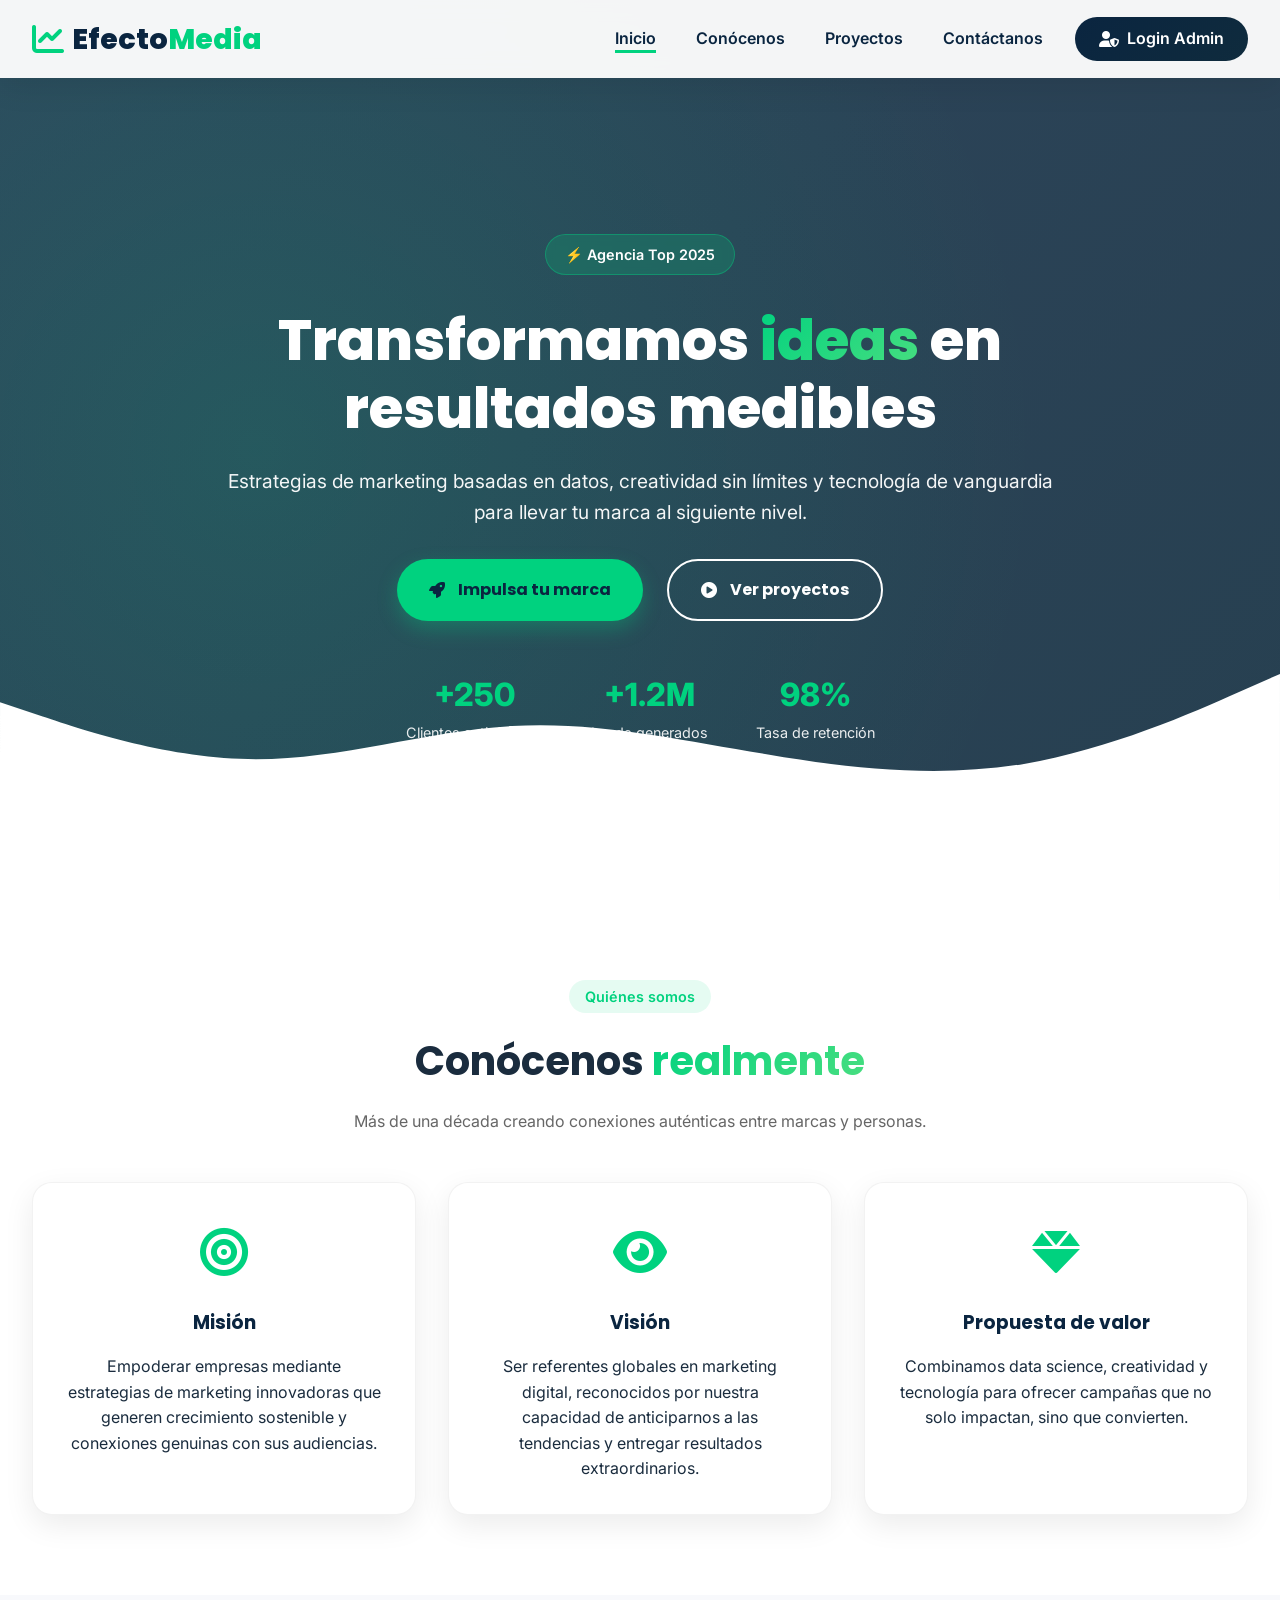
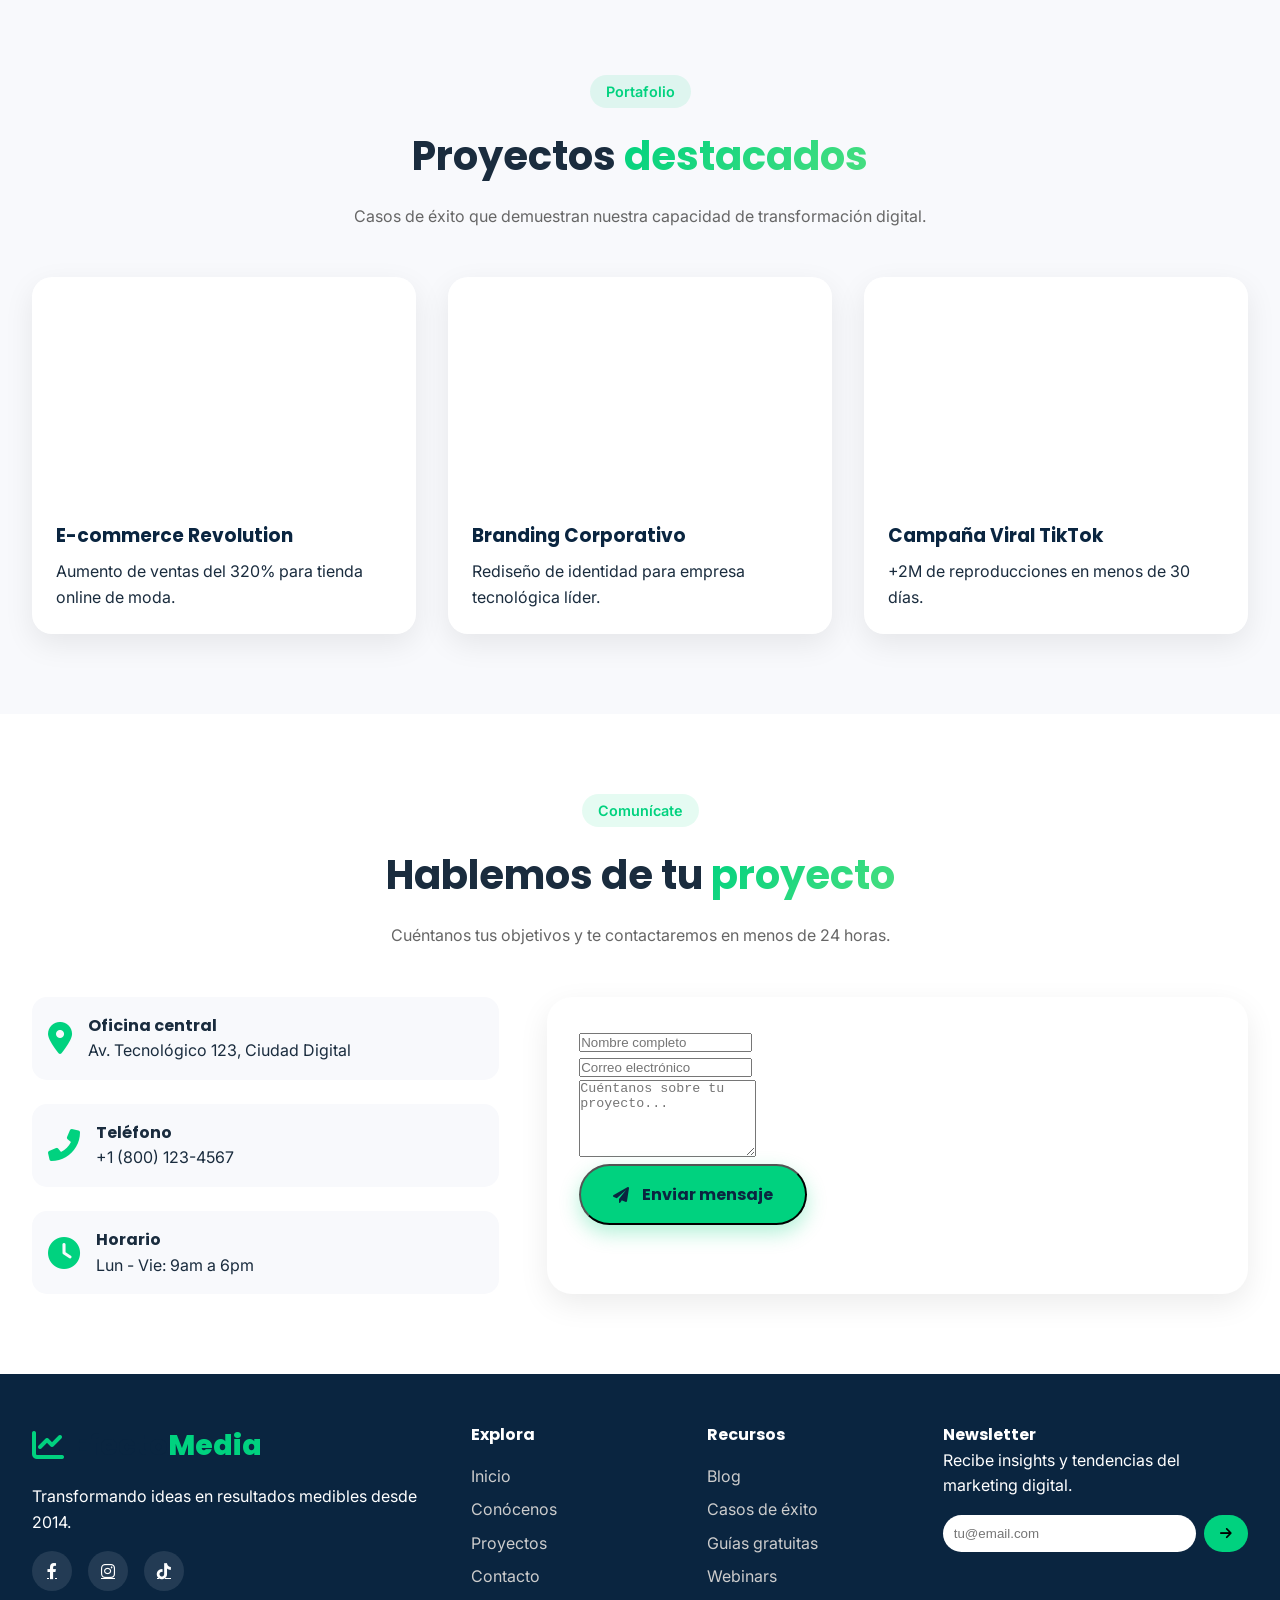
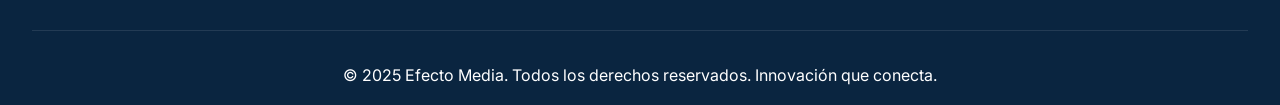
<file: index.html>
<!DOCTYPE html>
<html lang="es">
<head>
    <meta charset="UTF-8">
    <meta name="viewport" content="width=device-width, initial-scale=1.0, user-scalable=yes">
    <title>Efecto Media | Soluciones Digitales de Alto Impacto</title>
    <meta name="description" content="Agencia de marketing especializada en estrategias digitales que conectan marcas con audiencias. Innovación, resultados y crecimiento garantizado.">
    
    <!-- Preconnect para fuentes y librerías -->
    <link rel="preconnect" href="https://fonts.googleapis.com">
    <link rel="preconnect" href="https://fonts.gstatic.com" crossorigin>
    
    <!-- Google Fonts: Poppins + Inter -->
    <link href="https://fonts.googleapis.com/css2?family=Inter:opsz,wght@14..32,300;14..32,400;14..32,500;14..32,600;14..32,700;14..32,800&family=Poppins:wght@400;500;600;700;800&display=swap" rel="stylesheet">
    
    <!-- AOS Library para animaciones scroll -->
    <link href="https://unpkg.com/aos@2.3.1/dist/aos.css" rel="stylesheet">
    
    <!-- Font Awesome 6 (gratuito) -->
    <link rel="stylesheet" href="https://cdnjs.cloudflare.com/ajax/libs/font-awesome/6.0.0-beta3/css/all.min.css">
    
    <!-- CSS Principal -->
    <link rel="stylesheet" href="css/styles.css">
</head>
<body>

    <!-- ==================== HEADER / NAVBAR ==================== -->
    <header class="header" id="header">
        <nav class="navbar container">
            <div class="logo">
                <i class="fas fa-chart-line"></i>
                <span>Efecto<span class="highlight">Media</span></span>
            </div>
            <div class="nav-menu" id="navMenu">
                <ul class="nav-links">
                    <li><a href="#home" class="nav-link active">Inicio</a></li>
                    <li><a href="#about" class="nav-link">Conócenos</a></li>
                    <li><a href="#projects" class="nav-link">Proyectos</a></li>
                    <li><a href="#contact" class="nav-link">Contáctanos</a></li>
                </ul>
                <div class="nav-actions">
                    <a href="login.html" class="btn-login"><i class="fas fa-user-shield"></i> Login Admin</a>
                </div>
            </div>
            <div class="hamburger" id="hamburger">
                <span></span>
                <span></span>
                <span></span>
            </div>
        </nav>
    </header>

    <main>
        <!-- ==================== HERO SECTION CON IMAGEN ==================== -->
        <section id="home" class="hero" id="heroSection" style="background: linear-gradient(135deg, rgba(10,37,64,0.85), rgba(15,43,61,0.9)), url('https://res.cloudinary.com/dvfrcrjv1/image/upload/v1775154544/Gemini_Generated_Image_sdy8cjsdy8cjsdy8_jfhm6k.png') center/cover fixed;">
            <div class="hero-overlay"></div>
            <div class="hero-content container" data-aos="fade-up" data-aos-duration="1000">
                <div class="hero-badge">
                    <span class="badge-pulse">⚡ Agencia Top 2025</span>
                </div>
                <h1 class="hero-title">
                    Transformamos <span class="gradient-text">ideas</span> en<br>resultados medibles
                </h1>
                <p class="hero-description">
                    Estrategias de marketing basadas en datos, creatividad sin límites y tecnología de vanguardia 
                    para llevar tu marca al siguiente nivel.
                </p>
                <div class="hero-buttons">
                    <a href="#contact" class="btn-primary">
                        <i class="fas fa-rocket"></i> Impulsa tu marca
                    </a>
                    <a href="#projects" class="btn-outline">
                        <i class="fas fa-play-circle"></i> Ver proyectos
                    </a>
                </div>
                <div class="hero-stats">
                    <div class="stat">
                        <span class="stat-number">+250</span>
                        <span class="stat-label">Clientes satisfechos</span>
                    </div>
                    <div class="stat">
                        <span class="stat-number">+1.2M</span>
                        <span class="stat-label">Leads generados</span>
                    </div>
                    <div class="stat">
                        <span class="stat-number">98%</span>
                        <span class="stat-label">Tasa de retención</span>
                    </div>
                </div>
            </div>
            <div class="hero-wave">
                <svg xmlns="http://www.w3.org/2000/svg" viewBox="0 0 1440 320">
                    <path fill="#ffffff" fill-opacity="1" d="M0,96L48,112C96,128,192,160,288,160C384,160,480,128,576,122.7C672,117,768,139,864,154.7C960,171,1056,181,1152,165.3C1248,149,1344,107,1392,85.3L1440,64L1440,320L1392,320C1344,320,1248,320,1152,320C1056,320,960,320,864,320C768,320,672,320,576,320C480,320,384,320,288,320C192,320,96,320,48,320L0,320Z"></path>
                </svg>
            </div>
        </section>

        <!-- ==================== CONÓCENOS ==================== -->
        <section id="about" class="about section">
            <div class="container">
                <div class="section-header" data-aos="fade-up">
                    <span class="section-tag">Quiénes somos</span>
                    <h2>Conócenos <span class="gradient-text">realmente</span></h2>
                    <p>Más de una década creando conexiones auténticas entre marcas y personas.</p>
                </div>
                <div class="about-grid">
                    <div class="about-card" data-aos="fade-right" data-aos-delay="100">
                        <div class="about-icon"><i class="fas fa-bullseye"></i></div>
                        <h3>Misión</h3>
                        <p>Empoderar empresas mediante estrategias de marketing innovadoras que generen crecimiento sostenible y conexiones genuinas con sus audiencias.</p>
                    </div>
                    <div class="about-card" data-aos="fade-up" data-aos-delay="200">
                        <div class="about-icon"><i class="fas fa-eye"></i></div>
                        <h3>Visión</h3>
                        <p>Ser referentes globales en marketing digital, reconocidos por nuestra capacidad de anticiparnos a las tendencias y entregar resultados extraordinarios.</p>
                    </div>
                    <div class="about-card" data-aos="fade-left" data-aos-delay="300">
                        <div class="about-icon"><i class="fas fa-gem"></i></div>
                        <h3>Propuesta de valor</h3>
                        <p>Combinamos data science, creatividad y tecnología para ofrecer campañas que no solo impactan, sino que convierten.</p>
                    </div>
                </div>
            </div>
        </section>

        <!-- ==================== PROYECTOS ==================== -->
        <section id="projects" class="projects section">
            <div class="container">
                <div class="section-header" data-aos="fade-up">
                    <span class="section-tag">Portafolio</span>
                    <h2>Proyectos <span class="gradient-text">destacados</span></h2>
                    <p>Casos de éxito que demuestran nuestra capacidad de transformación digital.</p>
                </div>
                <div class="projects-grid" id="projectsContainer">
                    <!-- Los proyectos se cargarán dinámicamente desde localStorage o datos por defecto -->
                </div>
            </div>
        </section>

        <!-- ==================== CONTACTO ==================== -->
        <section id="contact" class="contact section">
            <div class="container">
                <div class="section-header" data-aos="fade-up">
                    <span class="section-tag">Comunícate</span>
                    <h2>Hablemos de tu <span class="gradient-text">proyecto</span></h2>
                    <p>Cuéntanos tus objetivos y te contactaremos en menos de 24 horas.</p>
                </div>
                <div class="contact-grid">
                    <div class="contact-info" data-aos="fade-right">
                        <div class="info-card">
                            <i class="fas fa-map-marker-alt"></i>
                            <div>
                                <h4>Oficina central</h4>
                                <p>Av. Tecnológico 123, Ciudad Digital</p>
                            </div>
                        </div>
                        <div class="info-card">
                            <i class="fas fa-phone-alt"></i>
                            <div>
                                <h4>Teléfono</h4>
                                <p>+1 (800) 123-4567</p>
                            </div>
                        </div>
                        <div class="info-card">
                            <i class="fas fa-clock"></i>
                            <div>
                                <h4>Horario</h4>
                                <p>Lun - Vie: 9am a 6pm</p>
                            </div>
                        </div>
                    </div>
                    <form id="contactForm" class="contact-form" data-aos="fade-left">
                        <div class="form-row">
                            <div class="form-group">
                                <input type="text" id="contactName" placeholder="Nombre completo" required>
                            </div>
                            <div class="form-group">
                                <input type="email" id="contactEmail" placeholder="Correo electrónico" required>
                            </div>
                        </div>
                        <div class="form-group">
                            <textarea id="contactMessage" rows="5" placeholder="Cuéntanos sobre tu proyecto..." required></textarea>
                        </div>
                        <button type="submit" class="btn-primary">
                            <i class="fas fa-paper-plane"></i> Enviar mensaje
                        </button>
                    </form>
                </div>
            </div>
        </section>
    </main>

    <!-- ==================== FOOTER ==================== -->
    <footer class="footer">
        <div class="container">
            <div class="footer-grid">
                <div class="footer-brand">
                    <div class="logo">
                        <i class="fas fa-chart-line"></i>
                        <span>Efecto<span class="highlight">Media</span></span>
                    </div>
                    <p>Transformando ideas en resultados medibles desde 2014.</p>
                    <div class="social-links">
                        <a href="#" aria-label="Facebook"><i class="fab fa-facebook-f"></i></a>
                        <a href="#" aria-label="Instagram"><i class="fab fa-instagram"></i></a>
                        <a href="#" aria-label="TikTok"><i class="fab fa-tiktok"></i></a>
                    </div>
                </div>
                <div class="footer-links">
                    <h4>Explora</h4>
                    <ul>
                        <li><a href="#home">Inicio</a></li>
                        <li><a href="#about">Conócenos</a></li>
                        <li><a href="#projects">Proyectos</a></li>
                        <li><a href="#contact">Contacto</a></li>
                    </ul>
                </div>
                <div class="footer-links">
                    <h4>Recursos</h4>
                    <ul>
                        <li><a href="#">Blog</a></li>
                        <li><a href="#">Casos de éxito</a></li>
                        <li><a href="#">Guías gratuitas</a></li>
                        <li><a href="#">Webinars</a></li>
                    </ul>
                </div>
                <div class="footer-newsletter">
                    <h4>Newsletter</h4>
                    <p>Recibe insights y tendencias del marketing digital.</p>
                    <form id="newsletterForm">
                        <input type="email" placeholder="tu@email.com" required>
                        <button type="submit"><i class="fas fa-arrow-right"></i></button>
                    </form>
                </div>
            </div>
            <div class="footer-bottom">
                <p>&copy; 2025 Efecto Media. Todos los derechos reservados. Innovación que conecta.</p>
            </div>
        </div>
    </footer>

    <!-- Scripts -->
    <script src="https://unpkg.com/aos@2.3.1/dist/aos.js"></script>
    <script src="js/main.js"></script>
    <script>
        // Cargar imagen del hero desde localStorage (si el admin cambia la imagen)
        function loadHeroBackground() {
            const heroSection = document.getElementById('heroSection');
            const savedImage = localStorage.getItem('nexus_hero_image');
            if (heroSection) {
                if (savedImage && savedImage.trim() !== '') {
                    heroSection.style.background = `linear-gradient(135deg, rgba(10,37,64,0.85), rgba(15,43,61,0.9)), url('${savedImage}') center/cover fixed`;
                } else {
                    // Imagen por defecto
                    heroSection.style.background = `linear-gradient(135deg, rgba(10,37,64,0.85), rgba(15,43,61,0.9)), url('https://res.cloudinary.com/dvfrcrjv1/image/upload/v1775154544/Gemini_Generated_Image_sdy8cjsdy8cjsdy8_jfhm6k.png') center/cover fixed`;
                }
            }
        }
        
        // Ejecutar al cargar
        loadHeroBackground();
        
        // Escuchar cambios en localStorage
        window.addEventListener('storage', (e) => {
            if (e.key === 'nexus_hero_image') {
                loadHeroBackground();
            }
        });
    </script>
</body>
</html>
</file>
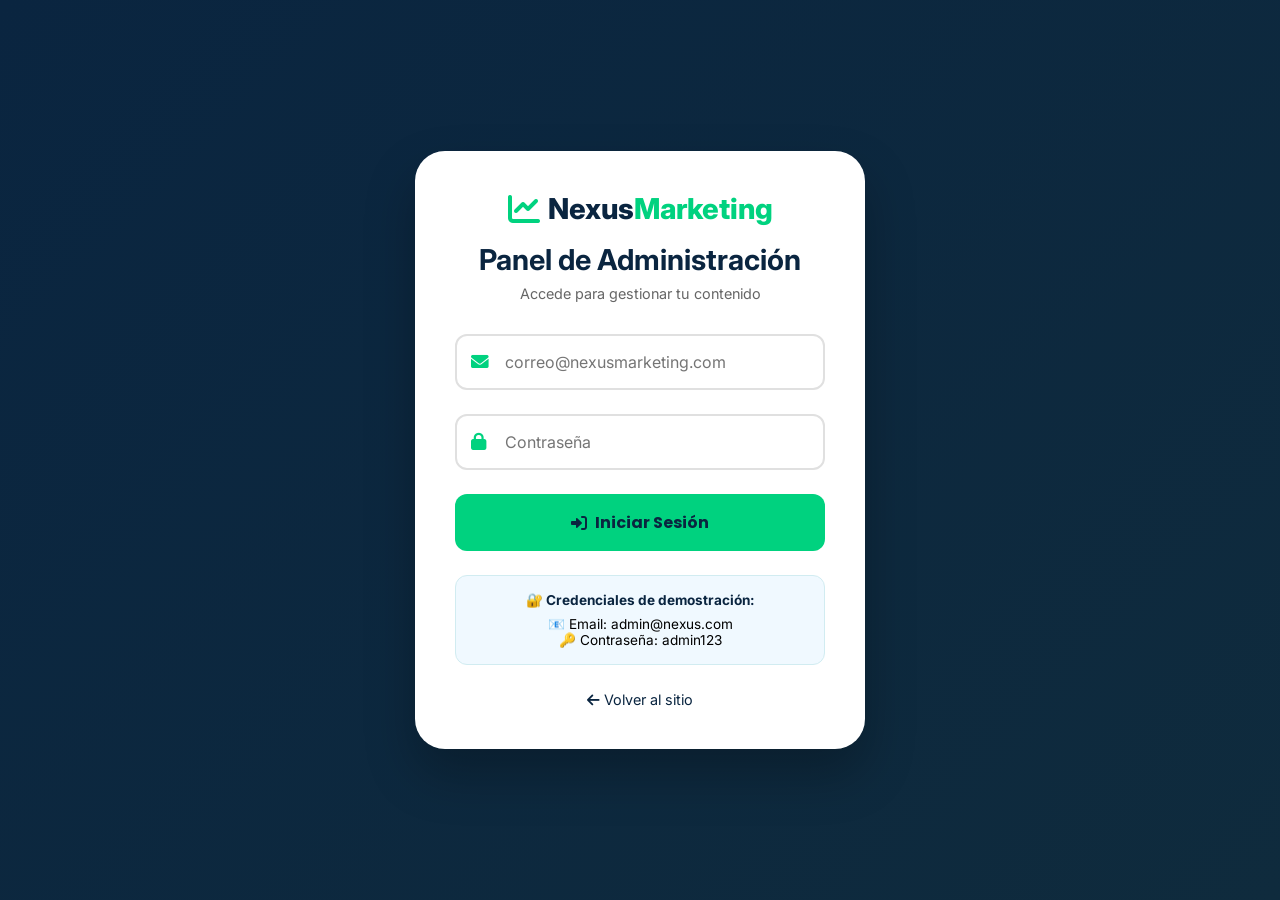
<file: login.html>
<!DOCTYPE html>
<html lang="es">
<head>
    <meta charset="UTF-8">
    <meta name="viewport" content="width=device-width, initial-scale=1.0">
    <title>Login | Nexus Marketing Admin</title>
    <link href="https://fonts.googleapis.com/css2?family=Inter:wght@300;400;500;600;700;800&family=Poppins:wght@400;500;600;700;800&display=swap" rel="stylesheet">
    <link rel="stylesheet" href="https://cdnjs.cloudflare.com/ajax/libs/font-awesome/6.0.0-beta3/css/all.min.css">
    <style>
        * {
            margin: 0;
            padding: 0;
            box-sizing: border-box;
        }

        body {
            font-family: 'Inter', sans-serif;
            background: linear-gradient(135deg, #0A2540 0%, #0F2B3D 100%);
            min-height: 100vh;
            display: flex;
            align-items: center;
            justify-content: center;
            padding: 1rem;
        }

        .login-container {
            max-width: 450px;
            width: 100%;
            animation: fadeInUp 0.6s ease;
        }

        @keyframes fadeInUp {
            from {
                opacity: 0;
                transform: translateY(30px);
            }
            to {
                opacity: 1;
                transform: translateY(0);
            }
        }

        .login-card {
            background: white;
            border-radius: 30px;
            padding: 2.5rem;
            box-shadow: 0 25px 50px rgba(0,0,0,0.25);
        }

        .login-header {
            text-align: center;
            margin-bottom: 2rem;
        }

        .logo {
            font-size: 1.8rem;
            font-weight: 800;
            display: flex;
            align-items: center;
            justify-content: center;
            gap: 0.5rem;
            margin-bottom: 1rem;
        }

        .logo i {
            color: #00D27F;
            font-size: 2rem;
        }

        .logo span {
            color: #0A2540;
        }

        .logo .highlight {
            color: #00D27F;
        }

        .login-header h2 {
            color: #0A2540;
            margin-bottom: 0.5rem;
            font-size: 1.8rem;
        }

        .login-header p {
            color: #666;
            font-size: 0.9rem;
        }

        .input-group {
            position: relative;
            margin-bottom: 1.5rem;
        }

        .input-group i {
            position: absolute;
            left: 1rem;
            top: 50%;
            transform: translateY(-50%);
            color: #00D27F;
            font-size: 1.1rem;
        }

        .input-group input {
            width: 100%;
            padding: 1rem 1rem 1rem 3rem;
            border: 2px solid #e0e0e0;
            border-radius: 12px;
            font-size: 1rem;
            font-family: 'Inter', sans-serif;
            transition: all 0.3s;
        }

        .input-group input:focus {
            outline: none;
            border-color: #00D27F;
            box-shadow: 0 0 0 3px rgba(0,210,127,0.1);
        }

        .btn-login-submit {
            width: 100%;
            background: #00D27F;
            color: #0A2540;
            padding: 1rem;
            border: none;
            border-radius: 12px;
            font-weight: 700;
            font-size: 1rem;
            cursor: pointer;
            transition: all 0.3s;
            font-family: 'Poppins', sans-serif;
            display: flex;
            align-items: center;
            justify-content: center;
            gap: 0.5rem;
        }

        .btn-login-submit:hover {
            transform: translateY(-2px);
            box-shadow: 0 10px 20px rgba(0,210,127,0.3);
            background: #00e088;
        }

        .error-msg {
            background: #f8d7da;
            color: #721c24;
            padding: 0.75rem;
            border-radius: 8px;
            margin-bottom: 1rem;
            text-align: center;
            font-size: 0.9rem;
            display: none;
        }

        .demo-credentials {
            background: #f0f9ff;
            padding: 1rem;
            border-radius: 12px;
            margin-top: 1.5rem;
            font-size: 0.85rem;
            text-align: center;
            border: 1px solid #d1ecf1;
        }

        .demo-credentials strong {
            color: #0A2540;
            display: block;
            margin-bottom: 0.5rem;
        }

        .back-link {
            text-align: center;
            margin-top: 1.5rem;
        }

        .back-link a {
            color: #0A2540;
            text-decoration: none;
            font-size: 0.9rem;
            transition: color 0.3s;
        }

        .back-link a:hover {
            color: #00D27F;
        }
    </style>
</head>
<body>
    <div class="login-container">
        <div class="login-card">
            <div class="login-header">
                <div class="logo">
                    <i class="fas fa-chart-line"></i>
                    <span>Nexus<span class="highlight">Marketing</span></span>
                </div>
                <h2>Panel de Administración</h2>
                <p>Accede para gestionar tu contenido</p>
            </div>
            
            <div id="errorMessage" class="error-msg"></div>
            
            <form id="loginForm">
                <div class="input-group">
                    <i class="fas fa-envelope"></i>
                    <input type="email" id="email" placeholder="correo@nexusmarketing.com" required autocomplete="off">
                </div>
                <div class="input-group">
                    <i class="fas fa-lock"></i>
                    <input type="password" id="password" placeholder="Contraseña" required>
                </div>
                <button type="submit" class="btn-login-submit">
                    <i class="fas fa-sign-in-alt"></i> Iniciar Sesión
                </button>
            </form>
            
            <div class="demo-credentials">
                <strong>🔐 Credenciales de demostración:</strong>
                📧 Email: admin@nexus.com<br>
                🔑 Contraseña: admin123
            </div>
            
            <div class="back-link">
                <a href="index.html"><i class="fas fa-arrow-left"></i> Volver al sitio</a>
            </div>
        </div>
    </div>
    
    <script>
        // Sistema de autenticación
        const VALID_CREDENTIALS = {
            email: 'admin@nexus.com',
            password: 'admin123'
        };

        document.getElementById('loginForm').addEventListener('submit', (e) => {
            e.preventDefault();
            
            const email = document.getElementById('email').value;
            const password = document.getElementById('password').value;
            const errorDiv = document.getElementById('errorMessage');
            
            if (email === VALID_CREDENTIALS.email && password === VALID_CREDENTIALS.password) {
                // Guardar sesión
                localStorage.setItem('nexus_admin_logged', 'true');
                localStorage.setItem('nexus_admin_email', email);
                // Redirigir al dashboard
                window.location.href = 'dashboard.html';
            } else {
                errorDiv.style.display = 'block';
                errorDiv.textContent = '❌ Credenciales incorrectas. Usa admin@nexus.com / admin123';
                setTimeout(() => {
                    errorDiv.style.display = 'none';
                }, 3000);
            }
        });

        // Verificar si ya está logueado
        if (localStorage.getItem('nexus_admin_logged') === 'true') {
            window.location.href = 'dashboard.html';
        }
    </script>
</body>
</html>
</file>
<file: css/styles.css>
/* ========== VARIABLES GLOBALES ========== */
:root {
    /* Colores Seattle Seahawks inspirados */
    --deep-blue: #0A2540;
    --vibrant-green: #00D27F;
    --dark-navy: #0F2B3D;
    --light-gray: #F8F9FC;
    --pure-white: #FFFFFF;
    --soft-black: #1A2C3E;
    --accent-blue: #0055FF;
    --shadow-sm: 0 10px 30px rgba(0,0,0,0.08);
    --shadow-md: 0 20px 40px rgba(0,0,0,0.12);
    --shadow-lg: 0 30px 60px rgba(0,0,0,0.15);
    --transition: all 0.4s cubic-bezier(0.25, 0.46, 0.45, 0.94);
}

* {
    margin: 0;
    padding: 0;
    box-sizing: border-box;
}

html {
    scroll-behavior: smooth;
    overflow-x: hidden;
}

body {
    font-family: 'Inter', sans-serif;
    background-color: var(--pure-white);
    color: var(--soft-black);
    line-height: 1.6;
    overflow-x: hidden;
}

h1, h2, h3, h4, .logo, .btn-primary, .btn-outline {
    font-family: 'Poppins', sans-serif;
}

.container {
    max-width: 1280px;
    margin: 0 auto;
    padding: 0 2rem;
}

/* ========== HEADER ========== */
.header {
    position: fixed;
    top: 0;
    width: 100%;
    background: rgba(255,255,255,0.95);
    backdrop-filter: blur(10px);
    z-index: 1000;
    box-shadow: var(--shadow-sm);
    transition: var(--transition);
}

.navbar {
    display: flex;
    justify-content: space-between;
    align-items: center;
    padding: 1rem 2rem;
    max-width: 1400px;
    margin: 0 auto;
}

.logo {
    font-size: 1.8rem;
    font-weight: 800;
    display: flex;
    align-items: center;
    gap: 0.5rem;
}

.logo i {
    color: var(--vibrant-green);
    font-size: 2rem;
}

/* ========== EFECTO NEÓN PARA EL LOGO ========== */
.logo span {
    color: var(--deep-blue);
    transition: all 0.3s ease;
}

.logo:hover span {
    text-shadow: 0 0 10px rgba(0,210,127,0.5),
                 0 0 20px rgba(0,210,127,0.3),
                 0 0 30px rgba(0,210,127,0.2);
}

.logo .highlight {
    color: var(--vibrant-green);
    transition: all 0.3s ease;
}

.logo:hover .highlight {
    text-shadow: 0 0 15px rgba(0,210,127,0.8),
                 0 0 30px rgba(0,210,127,0.5);
}

.nav-menu {
    display: flex;
    align-items: center;
    gap: 2rem;
}

.nav-links {
    display: flex;
    gap: 2.5rem;
    list-style: none;
}

.nav-link {
    text-decoration: none;
    color: var(--deep-blue);
    font-weight: 600;
    transition: var(--transition);
    position: relative;
}

.nav-link::after {
    content: '';
    position: absolute;
    bottom: -5px;
    left: 0;
    width: 0%;
    height: 3px;
    background: var(--vibrant-green);
    transition: var(--transition);
}

.nav-link:hover::after,
.nav-link.active::after {
    width: 100%;
}

.nav-link:hover {
    color: var(--vibrant-green);
}

.nav-actions {
    margin-left: auto;
}

.btn-login {
    background: linear-gradient(135deg, var(--deep-blue), var(--dark-navy));
    color: white;
    padding: 0.6rem 1.5rem;
    border-radius: 50px;
    text-decoration: none;
    font-weight: 600;
    transition: var(--transition);
    display: inline-flex;
    align-items: center;
    gap: 0.5rem;
}

.btn-login:hover {
    transform: translateY(-2px);
    box-shadow: var(--shadow-md);
    background: linear-gradient(135deg, var(--vibrant-green), #00a85a);
}

.hamburger {
    display: none;
    flex-direction: column;
    cursor: pointer;
}

.hamburger span {
    width: 25px;
    height: 3px;
    background: var(--deep-blue);
    margin: 3px 0;
    transition: var(--transition);
}

/* ========== HERO SECTION ========== */
.hero {
    position: relative;
    min-height: 100vh;
    background: linear-gradient(135deg, var(--deep-blue) 0%, var(--dark-navy) 100%);
    display: flex;
    align-items: center;
    overflow: hidden;
    margin-top: 0;
    padding-top: 80px;
}

.hero-overlay {
    position: absolute;
    top: 0;
    left: 0;
    width: 100%;
    height: 100%;
    background: radial-gradient(circle at 20% 50%, rgba(0,210,127,0.15) 0%, transparent 70%);
}

.hero-content {
    position: relative;
    z-index: 2;
    color: white;
    text-align: center;
    max-width: 900px;
    margin: 0 auto;
}

.hero-badge {
    margin-bottom: 2rem;
}

.badge-pulse {
    background: rgba(0,210,127,0.2);
    backdrop-filter: blur(5px);
    padding: 0.5rem 1.2rem;
    border-radius: 50px;
    font-size: 0.9rem;
    font-weight: 600;
    border: 1px solid rgba(0,210,127,0.4);
    display: inline-block;
    animation: pulse 2s infinite;
}

@keyframes pulse {
    0% { box-shadow: 0 0 0 0 rgba(0,210,127,0.4); }
    70% { box-shadow: 0 0 0 10px rgba(0,210,127,0); }
    100% { box-shadow: 0 0 0 0 rgba(0,210,127,0); }
}

.hero-title {
    font-size: 3.5rem;
    font-weight: 800;
    line-height: 1.2;
    margin-bottom: 1.5rem;
}

.gradient-text {
    background: linear-gradient(135deg, var(--vibrant-green), #4ade80);
    -webkit-background-clip: text;
    background-clip: text;
    color: transparent;
}

.hero-description {
    font-size: 1.2rem;
    margin-bottom: 2rem;
    opacity: 0.95;
}

.hero-buttons {
    display: flex;
    gap: 1.5rem;
    justify-content: center;
    margin-bottom: 3rem;
    flex-wrap: wrap;
}

.btn-primary, .btn-outline {
    padding: 1rem 2rem;
    border-radius: 50px;
    text-decoration: none;
    font-weight: 700;
    transition: var(--transition);
    display: inline-flex;
    align-items: center;
    gap: 0.8rem;
    font-size: 1rem;
}

.btn-primary {
    background: var(--vibrant-green);
    color: var(--deep-blue);
    box-shadow: 0 8px 20px rgba(0,210,127,0.3);
}

.btn-primary:hover {
    transform: translateY(-3px);
    box-shadow: 0 15px 30px rgba(0,210,127,0.4);
    background: #00e088;
}

.btn-outline {
    border: 2px solid white;
    color: white;
    background: transparent;
}

.btn-outline:hover {
    background: white;
    color: var(--deep-blue);
    transform: translateY(-3px);
}

.hero-stats {
    display: flex;
    justify-content: center;
    gap: 3rem;
    margin-top: 2rem;
}

.stat {
    text-align: center;
}

.stat-number {
    display: block;
    font-size: 2rem;
    font-weight: 800;
    color: var(--vibrant-green);
}

.stat-label {
    font-size: 0.9rem;
    opacity: 0.9;
}

.hero-wave {
    position: absolute;
    bottom: -1px;
    left: 0;
    width: 100%;
    line-height: 0;
}

/* ========== SECCIONES GENERALES ========== */
.section {
    padding: 5rem 0;
}

.section-header {
    text-align: center;
    margin-bottom: 3rem;
}

.section-tag {
    display: inline-block;
    background: rgba(0,210,127,0.1);
    color: var(--vibrant-green);
    padding: 0.3rem 1rem;
    border-radius: 50px;
    font-weight: 600;
    font-size: 0.9rem;
    margin-bottom: 1rem;
}

.section-header h2 {
    font-size: 2.5rem;
    margin-bottom: 1rem;
}

.section-header p {
    color: #666;
    max-width: 600px;
    margin: 0 auto;
}

/* ========== ABOUT ========== */
.about-grid {
    display: grid;
    grid-template-columns: repeat(auto-fit, minmax(280px, 1fr));
    gap: 2rem;
}

.about-card {
    background: white;
    padding: 2rem;
    border-radius: 20px;
    text-align: center;
    transition: var(--transition);
    box-shadow: var(--shadow-sm);
    border: 1px solid rgba(0,0,0,0.05);
}

.about-card:hover {
    transform: translateY(-10px);
    box-shadow: var(--shadow-md);
}

.about-icon {
    font-size: 3rem;
    color: var(--vibrant-green);
    margin-bottom: 1rem;
}

.about-card h3 {
    margin-bottom: 1rem;
    color: var(--deep-blue);
}

/* ========== PROYECTOS ========== */
.projects {
    background: var(--light-gray);
}

.projects-grid {
    display: grid;
    grid-template-columns: repeat(auto-fill, minmax(320px, 1fr));
    gap: 2rem;
}

.project-card {
    background: white;
    border-radius: 20px;
    overflow: hidden;
    transition: var(--transition);
    box-shadow: var(--shadow-sm);
}

.project-card:hover {
    transform: translateY(-8px);
    box-shadow: var(--shadow-md);
}

.project-image {
    height: 220px;
    background-size: cover;
    background-position: center;
    position: relative;
}

.project-overlay {
    position: absolute;
    inset: 0;
    background: rgba(0,210,127,0.9);
    display: flex;
    align-items: center;
    justify-content: center;
    opacity: 0;
    transition: var(--transition);
}

.project-card:hover .project-overlay {
    opacity: 1;
}

.project-info {
    padding: 1.5rem;
}

.project-info h3 {
    color: var(--deep-blue);
    margin-bottom: 0.5rem;
}

/* ========== CONTACTO ========== */
.contact {
    background: var(--pure-white);
}

.contact-grid {
    display: grid;
    grid-template-columns: 1fr 1.5fr;
    gap: 3rem;
}

.contact-info {
    display: flex;
    flex-direction: column;
    gap: 1.5rem;
}

.info-card {
    display: flex;
    gap: 1rem;
    align-items: center;
    padding: 1rem;
    background: var(--light-gray);
    border-radius: 15px;
}

.info-card i {
    font-size: 2rem;
    color: var(--vibrant-green);
}

.contact-form {
    background: white;
    padding: 2rem;
    border-radius: 25px;
    box-shadow: var(--shadow-sm);
}

/* ========== FOOTER ========== */
.footer {
    background: var(--deep-blue);
    color: white;
    padding: 3rem 0 1rem;
}

.footer-grid {
    display: grid;
    grid-template-columns: 2fr 1fr 1fr 1.5fr;
    gap: 2rem;
    margin-bottom: 2rem;
}

.footer-brand .logo {
    margin-bottom: 1rem;
}

.social-links {
    display: flex;
    gap: 1rem;
    margin-top: 1rem;
}

.social-links a {
    color: white;
    background: rgba(255,255,255,0.1);
    width: 40px;
    height: 40px;
    border-radius: 50%;
    display: flex;
    align-items: center;
    justify-content: center;
    transition: var(--transition);
}

.social-links a:hover {
    background: var(--vibrant-green);
    transform: translateY(-3px);
}

.footer-links h4 {
    margin-bottom: 1rem;
}

.footer-links ul {
    list-style: none;
}

.footer-links li {
    margin-bottom: 0.5rem;
}

.footer-links a {
    color: #ccc;
    text-decoration: none;
    transition: var(--transition);
}

.footer-links a:hover {
    color: var(--vibrant-green);
}

.footer-newsletter form {
    display: flex;
    gap: 0.5rem;
    margin-top: 1rem;
}

.footer-newsletter input {
    flex: 1;
    padding: 0.7rem;
    border: none;
    border-radius: 50px;
}

.footer-newsletter button {
    background: var(--vibrant-green);
    border: none;
    padding: 0 1rem;
    border-radius: 50px;
    cursor: pointer;
    transition: var(--transition);
}

.footer-bottom {
    text-align: center;
    padding-top: 2rem;
    border-top: 1px solid rgba(255,255,255,0.1);
}

/* ========== RESPONSIVE ========== */
@media (max-width: 768px) {
    .nav-menu {
        position: fixed;
        left: -100%;
        top: 70px;
        flex-direction: column;
        background: white;
        width: 100%;
        text-align: center;
        transition: 0.3s;
        box-shadow: var(--shadow-md);
        padding: 2rem;
    }

    .nav-menu.active {
        left: 0;
    }

    .nav-links {
        flex-direction: column;
        gap: 1.5rem;
    }
    
    .nav-actions {
        margin-left: 0;
        margin-top: 1rem;
    }

    .hamburger {
        display: flex;
    }

    .hero-title {
        font-size: 2rem;
    }

    .hero-stats {
        flex-direction: column;
        gap: 1rem;
    }

    .contact-grid,
    .footer-grid {
        grid-template-columns: 1fr;
    }

    .section-header h2 {
        font-size: 1.8rem;
    }
}
</file>
